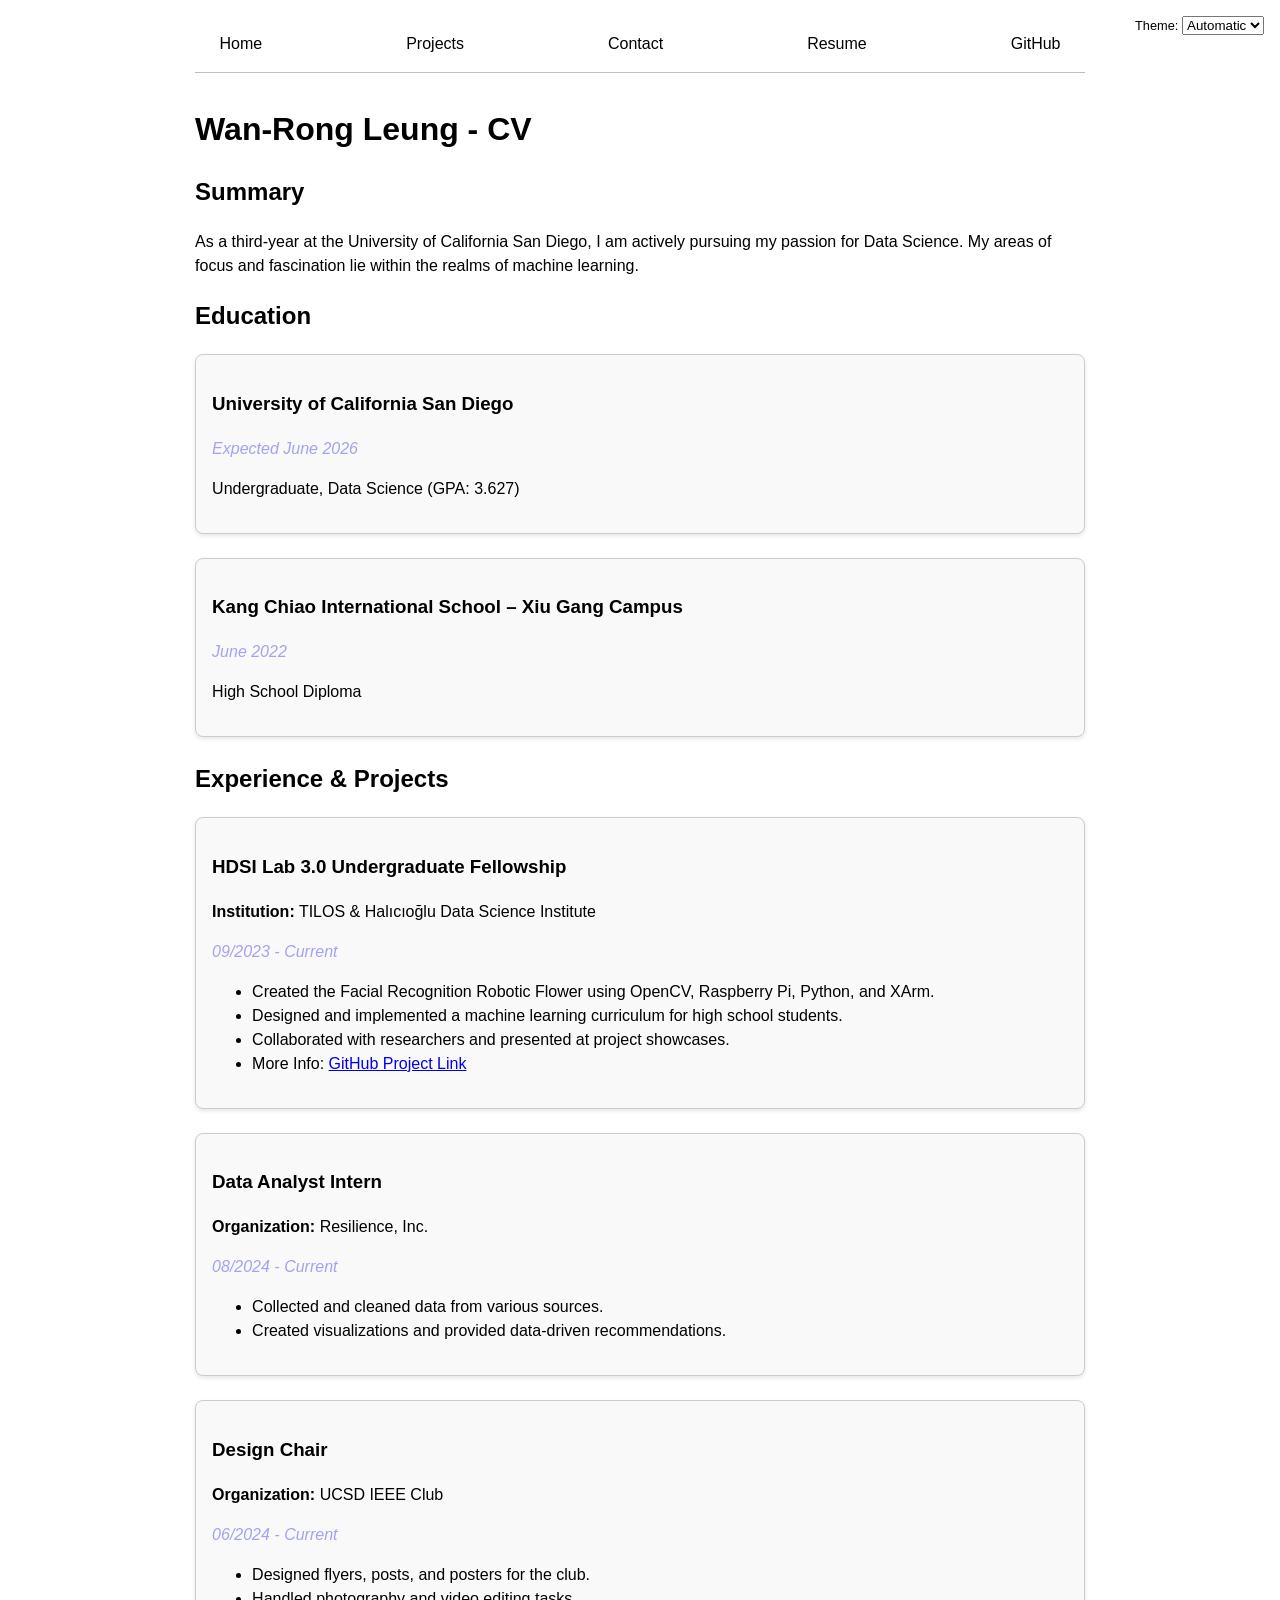
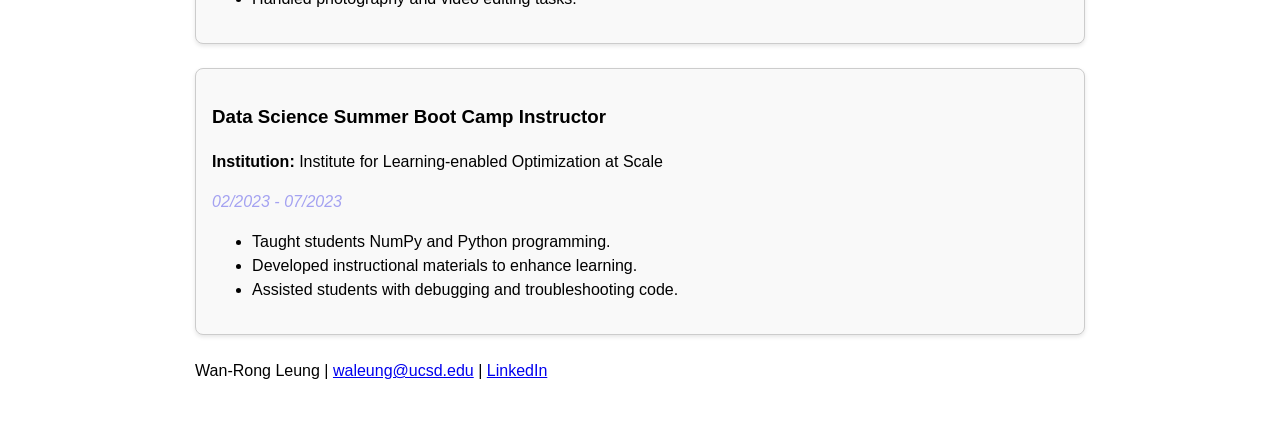
<file: resume/index.html>
<!DOCTYPE html>
<html lang="en">
<head>
  <meta charset="UTF-8">
  <meta name="viewport" content="width=device-width, initial-scale=1.0">
  <title>Wan-Rong Leung - CV</title>
  <link rel="stylesheet" href="../style.css">
  <style>
    :root {
       --color-accent: oklch(65% 50% 0); 
       accent-color: var(--color-accent); 
   }
   body {
       font-family: Arial, sans-serif;
       max-width: 100ch;
       margin-inline: auto;
       padding: 1rem;
   }

   nav {
       display: flex; /* use Flexbox for navigation layout */
       justify-content: center; 
       gap: 9rem; 
       border-bottom: 1px solid oklch(80% 3% 200); 
       padding-bottom: 0.5rem; /* add space between links and the border */
       margin-bottom: 2rem; 
   }

   nav ul {
       display: contents; /* Remove default <ul> styling */
   }

   nav li {
       display: contents;
   }

   nav a {
       text-decoration: none; 
       color: inherit; 
       text-align: center; 
       padding: 0.5em 0; 
       font-size: 1rem; 
       transition: border-bottom 0.3s ease, color 0.3s ease; 
   }

   nav a.current {
       font-weight: bold;
       border-bottom: 0.4em solid var(--color-accent);
       padding-bottom: 0.1em; /* Adjust for border height */
   }

   /* Hover effect */
   nav a:hover {
       border-bottom: 0.4em solid var(--color-accent); 
       background-color: oklch(from var(--color-accent) 95% 5% h);
       color: black; 

   }
   main section article {
      border: 1px solid #ccc; /* Add a border for the box */
      border-radius: 8px; /* Rounded corners */
      padding: 1rem; /* Inner spacing */
      margin-bottom: 1.5rem; /* Space between articles */
      box-shadow: 0 2px 4px rgba(0, 0, 0, 0.1); /* Add a subtle shadow */
      background-color:light-dark(#f9f9f9,#4e4e4e); /* Light background color for the box */
    }

    time {
      font-style: italic;
      color: #a4a2f1;
    }
  </style>
</head>
<body>
    <!-- <nav>
        <ul>
            <li><a href="https://waleung1231.github.io/portfolio/">Home</a></li>
            <li><a href="https://waleung1231.github.io/portfolio/projects/index.html">Projects</a></li>
            <li><a href="https://waleung1231.github.io/portfolio/contact/index.html">Contact</a></li>
            <li><a href="https://waleung1231.github.io/portfolio/resume/index.html"class="current">Resume</a></li>
            <li><a href="https://github.com/waleung1231" target="_blank">GitHub</a></li>
        </ul>
    </nav> -->

  <header>
    <h1>Wan-Rong Leung - CV</h1>
  </header>

  <main>
    <section>
      <h2>Summary</h2>
      <p>
        As a third-year at the University of California San Diego, I am actively pursuing my passion for Data Science. My areas of focus and fascination lie within the realms of machine learning.
      </p>
    </section>

    <section>
      <h2>Education</h2>
      <article>
        <h3>University of California San Diego</h3>
        <time>Expected June 2026</time>
        <p>Undergraduate, Data Science (GPA: 3.627)</p>
      </article>
      <article>
        <h3>Kang Chiao International School – Xiu Gang Campus</h3>
        <time>June 2022</time>
        <p>High School Diploma</p>
      </article>
    </section>

    <section>
      <h2>Experience & Projects</h2>
      <article>
        <h3>HDSI Lab 3.0 Undergraduate Fellowship</h3>
        <p><strong>Institution:</strong> TILOS & Halıcıoğlu Data Science Institute</p>
        <time>09/2023 - Current</time>
        <ul>
          <li>Created the Facial Recognition Robotic Flower using OpenCV, Raspberry Pi, Python, and XArm.</li>
          <li>Designed and implemented a machine learning curriculum for high school students.</li>
          <li>Collaborated with researchers and presented at project showcases.</li>
          <li>More Info: <a href="https://github.com/waleung1231/roboticflower" target="_blank">GitHub Project Link</a></li>
        </ul>
      </article>
      <article>
        <h3>Data Analyst Intern</h3>
        <p><strong>Organization:</strong> Resilience, Inc.</p>
        <time>08/2024 - Current</time>
        <ul>
          <li>Collected and cleaned data from various sources.</li>
          <li>Created visualizations and provided data-driven recommendations.</li>
        </ul>
      </article>
      <article>
        <h3>Design Chair</h3>
        <p><strong>Organization:</strong> UCSD IEEE Club</p>
        <time>06/2024 - Current</time>
        <ul>
          <li>Designed flyers, posts, and posters for the club.</li>
          <li>Handled photography and video editing tasks.</li>
        </ul>
      </article>
      <article>
        <h3>Data Science Summer Boot Camp Instructor</h3>
        <p><strong>Institution:</strong> Institute for Learning-enabled Optimization at Scale</p>
        <time>02/2023 - 07/2023</time>
        <ul>
          <li>Taught students NumPy and Python programming.</li>
          <li>Developed instructional materials to enhance learning.</li>
          <li>Assisted students with debugging and troubleshooting code.</li>
        </ul>
      </article>
    </section>
  </main>

  <footer>
    <p>Wan-Rong Leung | <a href="mailto:waleung@ucsd.edu">waleung@ucsd.edu</a> | <a href="https://linkedin.com/in/wan-rong-leung-228650271" target="_blank">LinkedIn</a></p>
  </footer>
  <script type="module" src="../global.js"></script>
</body>
</html>
</file>
<file: style.css>
body {
    /* Set line height to 1.5 times the font size
         and use the OS’s UI font as the website font
       */
    font: 100%/1.5 system-ui;
  }
  
.color-scheme {
    position: absolute; /* Take the switcher out of normal document flow */
    top: 1rem;         /* Offset from the top of the page */
    right: 1rem;       /* Offset from the right of the page */
    font-size: 0.8rem; /* Adjust the font size to make it less prominent */
}

:root {
  --color-accent: oklch(65% 50% 0); /* Define the accent color */
  color-scheme: light dark; /* Enable automatic dark mode */
}


nav a {
  text-decoration: none;
  color: inherit;
  padding: 0.5rem 1rem;
  transition: background-color 0.3s ease, color 0.3s ease;
}

nav a:hover {
  background-color: color-mix(in oklch, var(--color-accent), canvas 85%);
  color: var(--color-accent);
}

nav a.current {
  font-weight: bold;
  border-bottom: 2px solid var(--color-accent);
}
</file>
